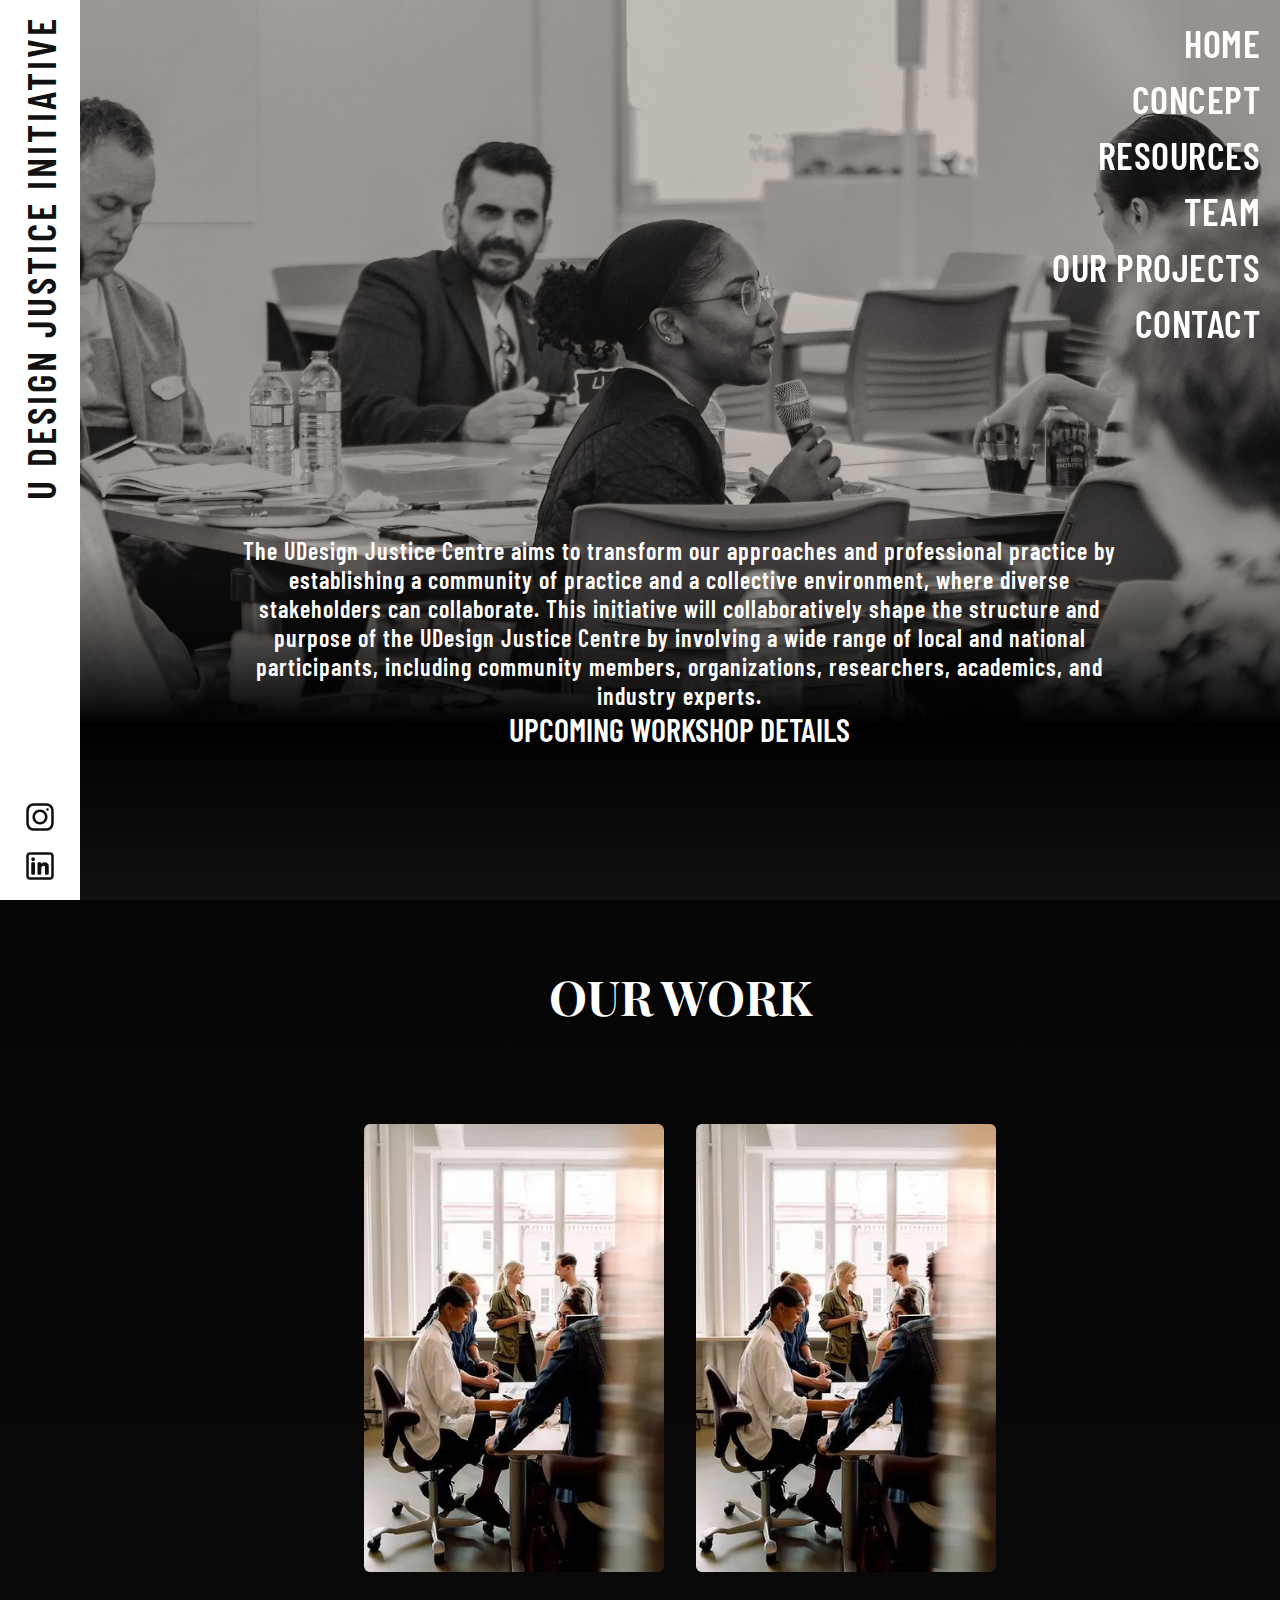
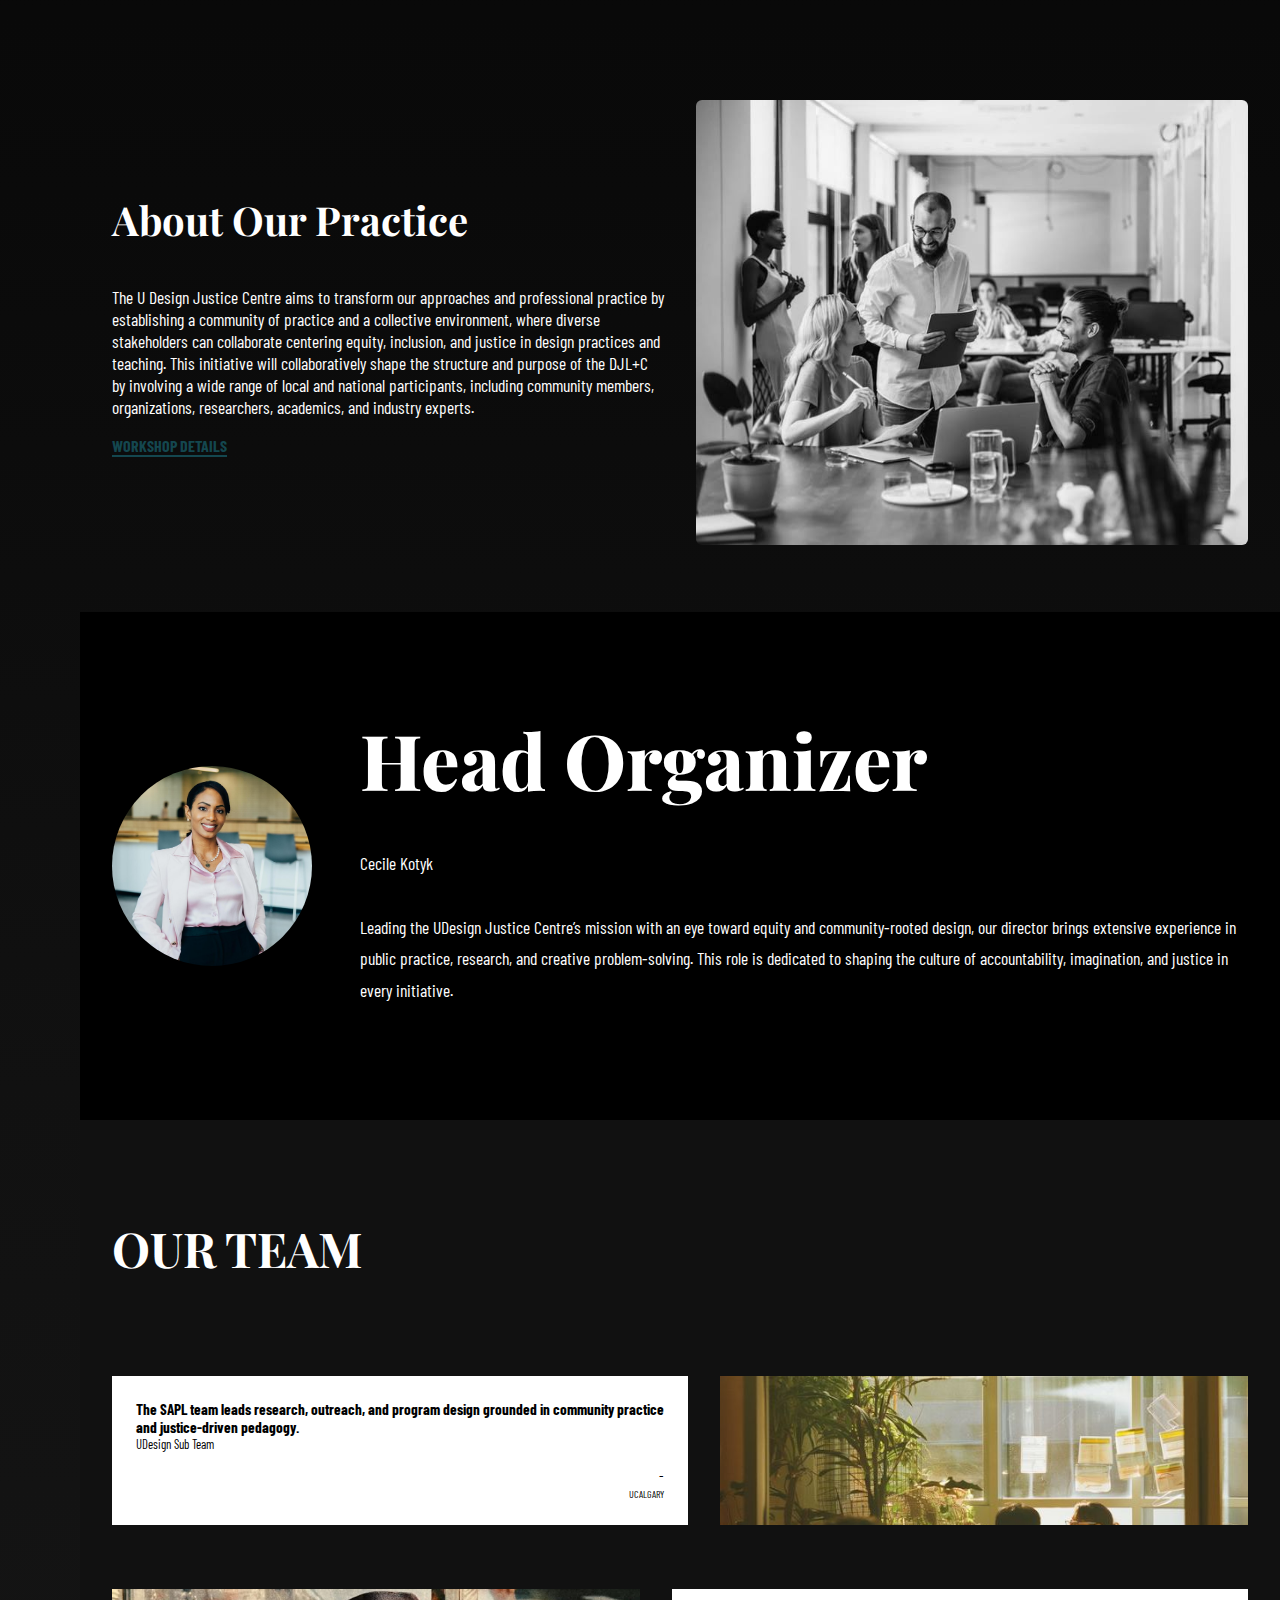
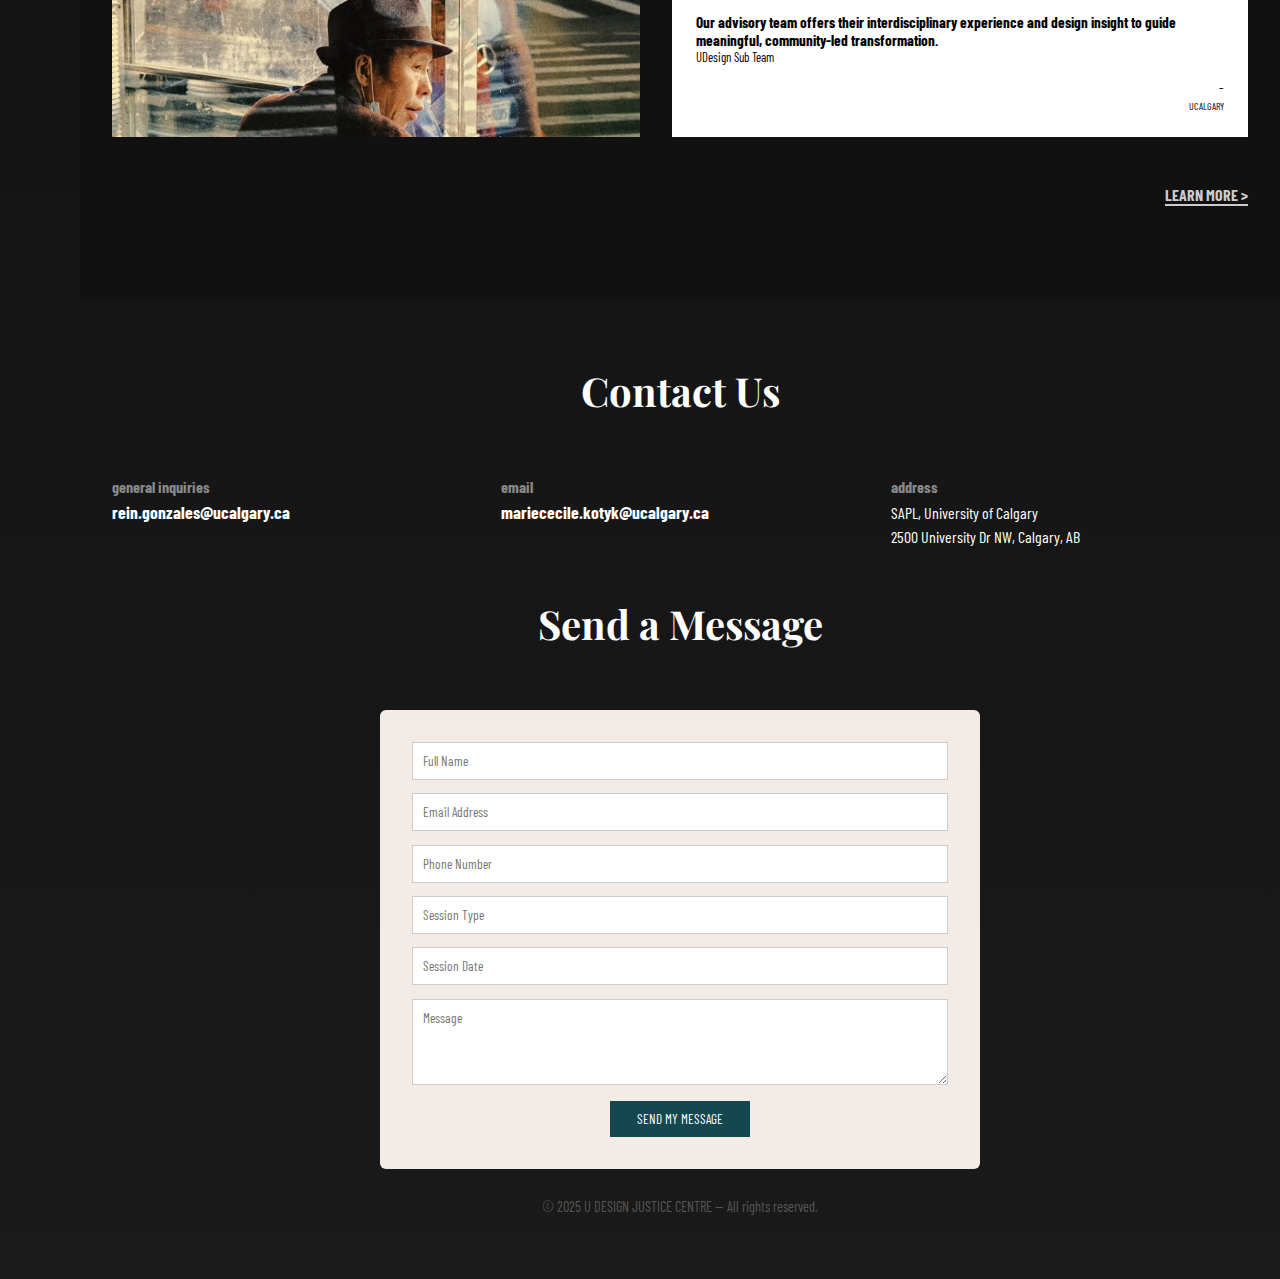
<file: index.html>
<!DOCTYPE html>

<html lang="en">
<head>
<meta charset="utf-8"/>
<meta content="width=device-width, initial-scale=1.0" name="viewport"/>
<title>U DESIGN JUSTICE INITIATIVE</title>
<link href="https://fonts.googleapis.com/css2?family=Barlow+Condensed:wght@400;600&amp;family=Playfair+Display:wght@400;700&amp;family=Great+Vibes&amp;display=swap" rel="stylesheet"/>
<style>
.hero-content {
  position: relative;
  z-index: 2;
  margin-top: 12em;
  text-align: center;
  max-width: 80%;
}

@media (max-width: 768px) {
  .hero-content {
    margin-top: 5em;
    max-width: 90%;
  }

  .hero p, .hero a {
    font-size: 1.2em;
  }

  .right-nav a {
    font-size: 1.2em;
  }

  .highlight-grid img {
    width: 80%;
  }
}

    * { margin: 0; padding: 0; box-sizing: border-box; }
    body {
  font-family: 'Barlow Condensed', sans-serif;
  background: linear-gradient(to bottom, #000 0%, #0a0a0a 40%, #111 60%, #1a1a1a 100%);
  color: #111;
  display: flex;
  flex-direction: column;
}


    .left-column {
      position: fixed;
      left: 0;
      top: 0;
      width: 80px;
      height: 100vh;
      background: white;
      display: flex;
      flex-direction: column;
      justify-content: space-between;
      align-items: center;
      padding: 1em 0;
      z-index: 1000;
    }

    .vertical-text {
      writing-mode: vertical-rl;
      transform: rotate(180deg);
      font-weight: bold;
      font-size: 2.5em;
      letter-spacing: 2px;
    }

    .social-icons {
      display: flex;
      flex-direction: column;
      gap: 1em;
    }

    .social-icons img {
      width: 30px;
      height: 30px;
    }

    .vertical-text {
  writing-mode: vertical-rl;
  transform: rotate(180deg);
  font-size: 2.5em;
  font-weight: 600;
  letter-spacing: 3px;
  font-family: 'Barlow Condensed', Helvetica, Arial, sans-serif;
  margin: 0 auto; /* ensure it's centered inside the column */
}


.right-nav {
  position: fixed;
  right: 20px;
  top: 20px;
  text-align: right;
  z-index: 1001;
}

.right-nav ul {
  list-style: none;
  padding: 0;
  margin: 0;
}

.right-nav li {
  margin-bottom: 10px;
  font-weight: 500;
  font-size: 1.2em;
  letter-spacing: 0.5px;
}

.right-nav a {
  font-size: 2em;
  font-weight: 600;
  text-decoration: none;
  color: #ffffff;
}

.right-nav a:hover {
  color: #d2e8ff;
}

    main {
      margin-left: 80px;
      transition: margin 0.3s ease;
    }

    .hero {
      position: relative;
      height: 100vh;
      background-image: url('images/mainpage.draft1.jpg');
      background-attachment: fixed;
      background-position: center;
      background-repeat: no-repeat;
      background-size: cover;
      display: flex;
      align-items: center;
      justify-content: center;
      flex-direction: column;
      text-align: center;
      color: white;
      animation: fadeIn 1.5s ease;
      transition: opacity 0.2s ease-out;
    }

      .hero::after {
      content: "";
      position: absolute;
      bottom: 0;
      left: 0;
      right: 0;
      height: 350px;
      background: linear-gradient(to bottom, rgba(0, 0, 0, 0) 0%, #000 50%, #111 100%);
      pointer-events: none;
      z-index: 1;
    }



    .hero p {
      font-size: 1.5em;
      margin-top: 8em;
      font-weight: 600;
      letter-spacing: 1px;
      position: relative;
      z-index: 2;
    }

    section {
      padding: 4em 2em;
    }

    .highlight-section {
      color: white;
      text-align: center;
    }

    .highlight-section h2 {
      font-family: 'Playfair Display', serif;
      font-size: 3em;
      margin-bottom: 2em;
      animation: fadeInUp 1s ease forwards;
    }

    .highlight-grid {
      display: flex;
      justify-content: center;
      gap: 2em;
      flex-wrap: wrap;
    }

    .highlight-grid img {
      width: 30%;
      border-radius: 6px;
      transition: transform 0.3s ease;
    }

    .highlight-grid img:hover {
      transform: scale(1.05);
    }

    .about-section {
      display: flex;
      flex-wrap: wrap;
      gap: 2em;
      align-items: center;
    }

    .about-section .text, .about-section .image {
      flex: 1;
      min-width: 280px;
    }

    .about-section h3 {
      font-family: 'Playfair Display', serif;
      font-size: 2.5em;
      margin-bottom: 1em;
      color: #fff;
    }

    .about-section p {
      font-size: 1.1em;
      color: #ffffff;
      margin-bottom: 1em;
    }

    .about-section a {
      font-weight: bold;
      text-decoration: none;
      color: #14474f;
      border-bottom: 2px solid #14474f;
    }

    .about-section a:hover {
      color: #ffffff;
      border-color: #0f393f;
    }

    .about-section img {
      width: 100%;
      border-radius: 6px;
    }

    .contact-section {
      background: transparent;
      text-align: center;
      color: white
    }

    .contact-section h1 {
      font-family: 'Playfair Display', serif;
      font-size: 2.5em;
      margin-bottom: 1.5em;
    }

    .contact-info-block {
      display: flex;
      justify-content: space-between;
      flex-wrap: wrap;
      gap: 2em;
      margin-bottom: 3em;
      text-align: left;
    }

    .contact-info-column {
      flex: 1;
      min-width: 200px;
    }

    .contact-info-column h3 {
      font-size: 1em;
      color: #888;
      margin-bottom: 0.3em;
    }

    .contact-info-column p {
      font-size: 1.1em;
      font-weight: bold;
    }

    .contact-info-column address {
      font-style: normal;
      line-height: 1.5;
    }

    .contact-form {
      max-width: 600px;
      margin: 0 auto;
      background: #f3ece6;
      padding: 2em;
      border-radius: 6px;
    }

    .contact-form input,
    .contact-form textarea {
      width: 100%;
      margin-bottom: 1em;
      padding: 0.75em;
      border: 1px solid #ccc;
      font-family: 'Barlow Condensed', sans-serif;
    }

    .contact-form button {
      padding: 0.75em 2em;
      font-family: 'Barlow Condensed', sans-serif;
      background: #14474f;
      color: white;
      border: none;
      cursor: pointer;
    }

    .contact-form button:hover {
      background: #0f393f;
    }

    .footer {
      padding-top: 2em;
      text-align: center;
      font-size: 0.9em;
      color: #555;
    }

    .hero a {
  color: white !important;
  text-decoration: none;
}

.hero a {
  color: white !important;
  text-decoration: none;
  font-size: 2em; /* adjust as needed */
  font-weight: 600;
}

.hero a:visited {
  color: white !important;
}

.hero a:hover {
  color: #ccc !important;
  text-decoration: underline;
}



    @keyframes fadeInUp {
      from { transform: translateY(40px); opacity: 0; }
      to { transform: translateY(0); opacity: 1; }
    }

    @keyframes fadeIn {
      from { opacity: 0; }
      to { opacity: 1; }
    }

    @media (max-width: 768px) {
      body { flex-direction: column; }
      .left-column { position: static; flex-direction: row; width: 100%; height: auto; }
      .vertical-text { writing-mode: horizontal-tb; transform: none; }
      .social-icons { flex-direction: row; }
      .right-nav {
        position: static;
        width: 100%;
        justify-content: center;
        padding: 1em 0;
      }
      .right-nav ul {
        flex-direction: row;
        flex-wrap: wrap;
        gap: 1em;
        justify-content: center;
      }
      main { margin-left: 0; width: 100%; }
    }
  
/* Responsive image handling */
img {
  max-width: 100%;
  height: auto;
}

/* Responsive grid for highlight section */
.highlight-grid img {
  width: 100%;
  max-width: 300px;
}

/* Hero padding for smaller screens */
@media (max-width: 768px) {
  .hero {
    height: auto;
    padding: 6em 1em 4em;
  }

  .hero-content p, .hero-content a {
    font-size: 1em;
    padding: 0 1em;
  }

  .right-nav {
    right: 10px;
    top: 10px;
  }

  .right-nav a {
    font-size: 1.2em;
  }

  .vertical-text {
    font-size: 1.2em;
  }

  .highlight-section {
    padding-top: 10em;
  }

  .about-section,
  .contact-info-block {
    flex-direction: column;
    align-items: center;
  }

  .contact-form {
    padding: 1em;
  }
}
</style>
</head>
<body>
<div class="left-column">
  <h1 class="vertical-text">U DESIGN JUSTICE INITIATIVE</h1>
  <div class="social-icons">
    <a href="https://www.instagram.com/udesignjusticeinitiative/" target="_blank">
      <img alt="Instagram" src="images/instagram-svgrepo-com.svg"/>
    </a>
    <a href="https://www.linkedin.com/company/udesignjusticeinitiative/" target="_blank">
      <img alt="LinkedIn" src="images/linkedin-svgrepo-com.svg"/>
    </a>
  </div>
</div>

<div class="right-nav">
<ul>
<li><a href="#home">HOME</a></li>
<li><a href="pages/concept.html">CONCEPT</a></li>
<li><a href="pages/resources.html">RESOURCES</a></li>
<li><a href="pages/team.html">TEAM</a></li>
<li><a href="pages/projects.html"> OUR PROJECTS</a></li>
<li><a href="#contacts">CONTACT</a></li>
</ul>
</div>
<main>
<section class="hero" id="hero">
<div class="hero-content">
<p>The UDesign Justice Centre aims to transform our approaches and professional practice by establishing a community of practice and a collective environment, where diverse stakeholders can collaborate. This initiative will collaboratively shape the structure and purpose of the UDesign Justice Centre by involving a wide range of local and national participants, including community members, organizations, researchers, academics, and industry experts.</p>
<a href="pages/learnmore.html">UPCOMING WORKSHOP DETAILS</a>
</div>


</section>
<section class="highlight-section">
<h2>OUR WORK</h2>
<div class="highlight-grid">
<img alt="Art 1" src="images/placeholder2.jpg"/>
<img alt="Art 2" src="images/placeholder2.jpg"/>
</div>
</section>
<section class="about-section">
<div class="text">
<h3>About Our Practice</h3>
<p>
          The U Design Justice Centre aims to transform our approaches and professional practice by establishing a community of practice and a collective environment, where diverse stakeholders can collaborate centering equity, inclusion, and justice in design practices and teaching. This initiative will collaboratively shape the structure and purpose of the DJL+C by involving a wide range of local and national participants, including community members, organizations, researchers, academics, and industry experts.
        </p>
<a href="pages/learnmore.html">WORKSHOP DETAILS</a>
</div>
<div class="image">
<img alt="Team or Mission" src="images/placeholder3.jpg"/>
</div>
</section>
<section class="about-section" style="background:#000; color:white; padding:6em 2em;">
<div style="display: flex; flex-wrap: wrap; align-items: center; justify-content: space-between; gap: 3em; max-width: 1200px; margin: 0 auto;">
<!-- Photo Thumbnail -->
<div style="flex: 0 0 200px; min-width: 200px; height: 200px; border-radius: 50%; overflow: hidden;">
<img alt="Director" src="images/cecile(mainpage).jpg" style="width: 100%; height: 100%; object-fit: cover;"/>
</div>
<!-- Text Content -->
<div style="flex: 1;">
<h1 style="font-size: 6vw; font-weight: 800; font-family: 'Playfair Display', serif; margin-bottom: 0.5em;">Head Organizer</h1>
<p style="font-size: 1.1em; line-height: 1.8; font-family: 'Barlow Condensed', sans-serif;">
    Cecile Kotyk<br/><br/>
    Leading the UDesign Justice Centre’s mission with an eye toward equity and community-rooted design, our director brings extensive experience in public practice, research, and creative problem-solving. This role is dedicated to shaping the culture of accountability, imagination, and justice in every initiative.
  </p>
</div>
</div></section>
<section class="team-section" style="background:#111; color:white; padding:6em 2em;">
<div style="max-width: 1200px; margin: 0 auto;">
<h2 style="font-size: 3em; font-family: 'Playfair Display', serif; margin-bottom: 2em;">OUR TEAM</h2>
<!-- SAPL Team Row (text left, image right) -->
<div style="display: flex; flex-wrap: wrap; align-items: stretch; gap: 2em; margin-bottom: 4em;">
<!-- Text block -->
<div style="flex: 1; min-width: 280px; background: #fff; color: #000; padding: 1.5em;">
<p style="font-weight: bold; font-size: 0.95em;">
          The SAPL team leads research, outreach, and program design grounded in community practice and justice-driven pedagogy.
        </p>
<p style="font-size: 0.8em;">UDesign Sub Team</p>
<p style="font-size: 0.8em; margin-top: 0.5em;"></p>
<p style="font-size: 0.9em; text-align: right; margin-top: 1em;">-<br/><span style="font-size: 0.7em;">UCALGARY</span></p>
</div>
<!-- Image block -->
<div style="flex: 1; min-width: 300px; background-image: url('images/placeholder4.jpg'); background-size: cover; background-position: center;"></div>
</div>
<!-- Advisory Team Row  -->
<div style="display: flex; flex-wrap: wrap; align-items: stretch; gap: 2em;">
<!-- Image block -->
<div style="flex: 1; min-width: 280px; background-image: url('images/placeholder5.jpg'); background-size: cover; background-position: center;"></div>
<!-- Text block -->
<div style="flex: 1; min-width: 280px; background: #fff; color: #000; padding: 1.5em;">
<p style="font-weight: bold; font-size: 0.95em;">
          Our advisory team offers their interdisciplinary experience and design insight to guide meaningful, community-led transformation.
        </p>
<p style="font-size: 0.8em;">UDesign Sub Team</p>
<p style="font-size: 0.8em; margin-top: 0.5em;"></p>
<p style="font-size: 0.9em; text-align: right; margin-top: 1em;">-<br/><span style="font-size: 0.7em;">UCALGARY</span></p>
</div>
</div>
<!-- Learn More -->
<div style="text-align: right; margin-top: 3em;">
<a href="pages/team.html" style="text-decoration: none; font-weight: bold; color: #ccc; border-bottom: 2px solid #ccc; font-family: 'Barlow Condensed', sans-serif;">
        LEARN MORE &gt;
      </a>
</div>
</div>
</section>
<section class="contact-section" id="contacts">
<h1>Contact Us</h1>
<div class="contact-info-block">
<div class="contact-info-column">
<h3>general inquiries</h3>
<p>rein.gonzales@ucalgary.ca</p>
</div>
<div class="contact-info-column">
<h3>email</h3>
<p>mariececile.kotyk@ucalgary.ca</p>
</div>
<div class="contact-info-column">
<h3>address</h3>
<address>
            SAPL, University of Calgary<br/>
            2500 University Dr NW, Calgary, AB
          </address>
</div>
</div>
<h1>Send a Message</h1>
<div class="contact-form">
<input placeholder="Full Name" required="" type="text"/>
<input placeholder="Email Address" required="" type="email"/>
<input placeholder="Phone Number" type="text"/>
<input placeholder="Session Type" type="text"/>
<input placeholder="Session Date" type="text"/>
<textarea placeholder="Message" rows="4"></textarea>
<button type="submit">SEND MY MESSAGE</button>
</div>
<div class="footer">
        © 2025 U DESIGN JUSTICE CENTRE — All rights reserved.
      </div>
</section>
</main>
<script>
    window.addEventListener('scroll', () => {
      const hero = document.getElementById('hero');
      const scrollY = window.scrollY;
      const fadeOutPoint = window.innerHeight / 1.2;
      const opacity = 1 - (scrollY / fadeOutPoint);
      hero.style.opacity = opacity > 0 ? opacity : 0;
    });
  </script>
</body>
</html>
</file>
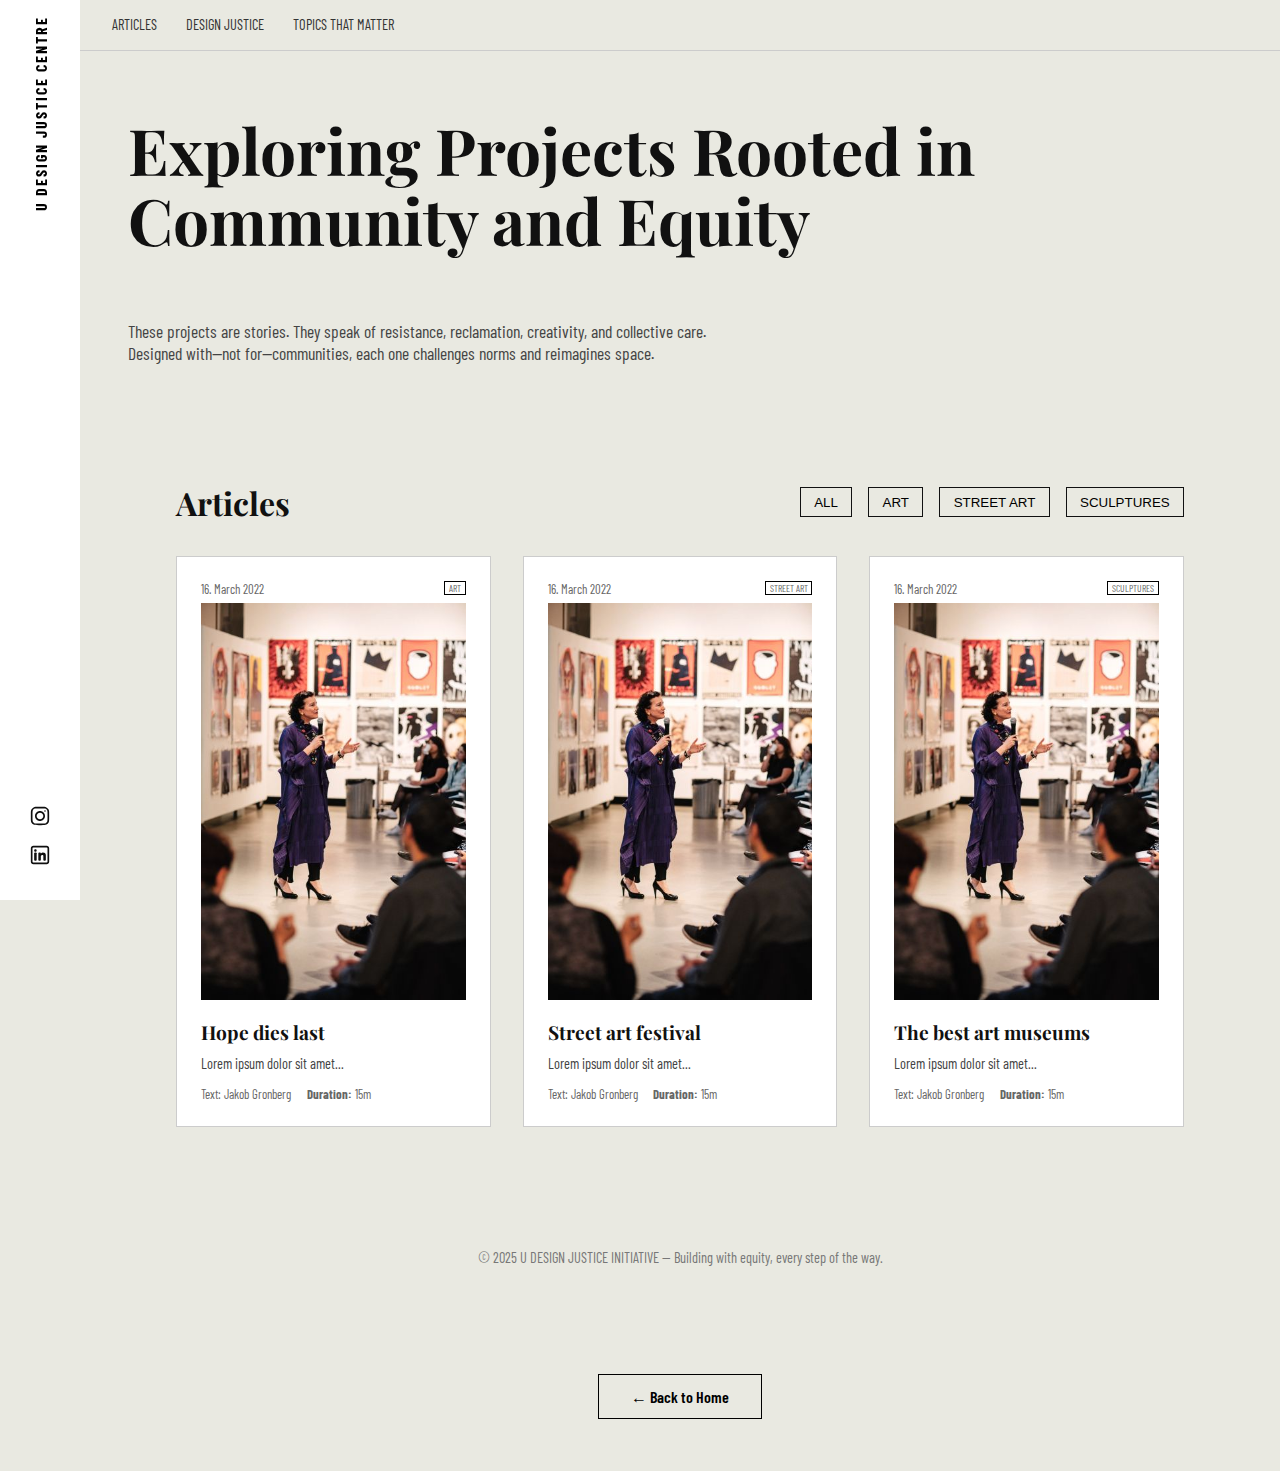
<file: pages/design-justice.html>
<!DOCTYPE html>
<html lang="en">
<head>
  <meta charset="UTF-8" />
  <meta name="viewport" content="width=device-width, initial-scale=1.0" />
  <title>Projects – U DESIGN JUSTICE INITIATIVE</title>
  <link href="https://fonts.googleapis.com/css2?family=Barlow+Condensed:wght@400;600&family=Playfair+Display:wght@400;700&display=swap" rel="stylesheet" />
  <style>
    * {
      margin: 0;
      padding: 0;
      box-sizing: border-box;
    }

    body {
      font-family: 'Barlow Condensed', sans-serif;
      background-color: #e9e9e1;
      color: #111;
      display: flex;
    }

    .left-column {
      width: 80px;
      background: white;
      color: black;
      display: flex;
      flex-direction: column;
      justify-content: space-between;
      align-items: center;
      padding: 1em 0;
      position: fixed;
      top: 0;
      bottom: 0;
      left: 0;
      z-index: 1000;
    }

    .vertical-text {
      writing-mode: vertical-rl;
      transform: rotate(180deg);
      font-weight: bold;
      font-size: 1em;
      letter-spacing: 2px;
      font-family: 'Barlow Condensed', sans-serif;
    }

    .social-icons {
      display: flex;
      flex-direction: column;
      gap: 1em;
      margin-bottom: 1em;
    }

    .social-icons img {
      width: 20px;
      height: 20px;
      filter: grayscale(100%);
    }

    main {
      margin-left: 80px;
      width: calc(100% - 80px);
    }

    .sticky-nav {
      position: sticky;
      top: 0;
      background: #e9e9e1;
      padding: 1em 2em;
      z-index: 900;
      border-bottom: 1px solid #ccc;
    }

    .nav-links {
      display: flex;
      gap: 2em;
      font-size: 0.9em;
      text-transform: uppercase;
    }

    .nav-links a {
      text-decoration: none;
      color: #333;
      border-bottom: 1px solid transparent;
      transition: border-bottom 0.2s ease;
    }

    .nav-links a:hover {
      border-bottom: 1px solid #333;
    }

    .content {
      padding: 4em 3em;
    }

    .headline {
      font-family: 'Playfair Display', serif;
      font-size: 4em;
      line-height: 1.1;
      max-width: 900px;
      margin-bottom: 1em;
    }

    .intro {
      font-size: 1.1em;
      max-width: 600px;
      margin-bottom: 3em;
      color: #444;
    }

    .project {
      margin-bottom: 6em;
    }

    .project-header {
      display: flex;
      justify-content: space-between;
      flex-wrap: wrap;
      font-size: 0.9em;
      color: #666;
      margin-bottom: 1em;
    }

    .project h2 {
      font-family: 'Playfair Display', serif;
      font-size: 2.2em;
      margin-bottom: 0.5em;
    }

    .project-grid {
      display: grid;
      grid-template-columns: 1fr 2fr;
      gap: 2em;
    }

    .project img {
      width: 100%;
      border-radius: 6px;
      object-fit: cover;
    }

    .project-content {
      column-count: 2;
      column-gap: 2em;
      font-size: 1em;
      line-height: 1.8;
      color: #111;
    }

    .footer {
      text-align: center;
      padding: 4em 0;
      font-size: 0.9em;
      color: #777;
    }

    .filter-btn {
      border: 1px solid #111;
      background: transparent;
      padding: 0.5em 1em;
      cursor: pointer;
      transition: all 0.3s ease;
    }

    .filter-btn:hover {
      background: #111;
      color: #fff;
    }

    @media (max-width: 900px) {
      .project-grid {
        grid-template-columns: 1fr;
      }

      .project-content {
        column-count: 1;
      }

      .headline {
        font-size: 2.5em;
      }
    }
  </style>
</head>
<body>

  <div class="left-column">
    <div class="vertical-text">U DESIGN JUSTICE CENTRE</div>
    <div class="social-icons">
      <a href="https://instagram.com" target="_blank">
        <img src="../images/instagram-svgrepo-com.svg" alt="Instagram" />
      </a>
      <a href="https://linkedin.com" target="_blank">
        <img src="../images/linkedin-svgrepo-com.svg" alt="LinkedIn" />
      </a>
    </div>
  </div>

  <main>
    <div class="sticky-nav">
      <div class="nav-links">
        <a href="#">Articles</a>
        <a href="#">Design Justice</a>
        <a href="#">Topics That Matter</a>
      </div>
    </div>

    <div class="content">
      <h1 class="headline">Exploring Projects Rooted in Community and Equity</h1>
      <p class="intro">
        These projects are stories. They speak of resistance, reclamation, creativity, and collective care. Designed with—not for—communities, each one challenges norms and reimagines space.
      </p>

     

      <!-- Category Grid Section -->
      <section id="category-section" style="padding: 4em 3em;">
        <div style="display: flex; justify-content: space-between; align-items: center; margin-bottom: 2em;">
          <h2 style="font-family: 'Playfair Display', serif; font-size: 2em;">Articles</h2>
          <div id="filter-buttons" style="display: flex; gap: 1em;">
            <button class="filter-btn" data-filter="all">ALL</button>
            <button class="filter-btn" data-filter="art">ART</button>
            <button class="filter-btn" data-filter="street-art">STREET ART</button>
            <button class="filter-btn" data-filter="sculptures">SCULPTURES</button>
          </div>
        </div>

        <div id="card-grid" style="display: grid; grid-template-columns: repeat(auto-fit, minmax(300px, 1fr)); gap: 2em;">
          <div class="card" data-category="art" style="border: 1px solid #ccc; padding: 1.5em; background: #fff;">
            <p style="font-size: 0.8em; color: #666; margin-bottom: 0.5em;">16. March 2022 <span style="float: right; border: 1px solid #000; padding: 0 0.4em; font-size: 0.75em;">ART</span></p>
            <img src="../images/placeholder1.jpg" alt="Hope dies last" style="width: 100%; object-fit: cover; margin-bottom: 1em;" />
            <h3 style="font-family: 'Playfair Display', serif; font-size: 1.2em; margin-bottom: 0.5em;">Hope dies last</h3>
            <p style="font-size: 0.9em; color: #444; margin-bottom: 1em;">Lorem ipsum dolor sit amet...</p>
            <p style="font-size: 0.8em; color: #666;">Text: Jakob Gronberg <strong style="margin-left: 1em;">Duration:</strong> 15m</p>
          </div>

          <div class="card" data-category="street-art" style="border: 1px solid #ccc; padding: 1.5em; background: #fff;">
            <p style="font-size: 0.8em; color: #666; margin-bottom: 0.5em;">16. March 2022 <span style="float: right; border: 1px solid #000; padding: 0 0.4em; font-size: 0.75em;">STREET ART</span></p>
            <img src="../images/placeholder1.jpg" alt="Street art festival" style="width: 100%; object-fit: cover; margin-bottom: 1em;" />
            <h3 style="font-family: 'Playfair Display', serif; font-size: 1.2em; margin-bottom: 0.5em;">Street art festival</h3>
            <p style="font-size: 0.9em; color: #444; margin-bottom: 1em;">Lorem ipsum dolor sit amet...</p>
            <p style="font-size: 0.8em; color: #666;">Text: Jakob Gronberg <strong style="margin-left: 1em;">Duration:</strong> 15m</p>
          </div>

          <div class="card" data-category="sculptures" style="border: 1px solid #ccc; padding: 1.5em; background: #fff;">
            <p style="font-size: 0.8em; color: #666; margin-bottom: 0.5em;">16. March 2022 <span style="float: right; border: 1px solid #000; padding: 0 0.4em; font-size: 0.75em;">SCULPTURES</span></p>
            <img src="../images/placeholder1.jpg" alt="The best art museums" style="width: 100%; object-fit: cover; margin-bottom: 1em;" />
            <h3 style="font-family: 'Playfair Display', serif; font-size: 1.2em; margin-bottom: 0.5em;">The best art museums</h3>
            <p style="font-size: 0.9em; color: #444; margin-bottom: 1em;">Lorem ipsum dolor sit amet...</p>
            <p style="font-size: 0.8em; color: #666;">Text: Jakob Gronberg <strong style="margin-left: 1em;">Duration:</strong> 15m</p>
          </div>
        </div>
      </section>

      <div class="footer">
        © 2025 U DESIGN JUSTICE INITIATIVE — Building with equity, every step of the way.
      </div>

      <div style="text-align: center; margin-top: 4em;">
        <a href="../index.html" style="
          text-decoration: none;
          border: 1px solid black;
          padding: 0.75em 2em;
          color: black;
          font-weight: 600;
          transition: all 0.3s ease;
        " onmouseover="this.style.background='black'; this.style.color='white';"
           onmouseout="this.style.background='transparent'; this.style.color='black';">
          ← Back to Home
        </a>
      </div>
    </div>
  </main>

  <script>
    const filterButtons = document.querySelectorAll(".filter-btn");
    const cards = document.querySelectorAll(".card");

    filterButtons.forEach(button => {
      button.addEventListener("click", () => {
        const filter = button.getAttribute("data-filter");

        cards.forEach(card => {
          const category = card.getAttribute("data-category");
          card.style.display = (filter === "all" || category === filter) ? "block" : "none";
        });

        filterButtons.forEach(btn => {
          btn.style.background = "transparent";
          btn.style.color = "#111";
        });

        button.style.background = "#111";
        button.style.color = "#fff";
      });
    });
  </script>
</body>
</html>
</file>
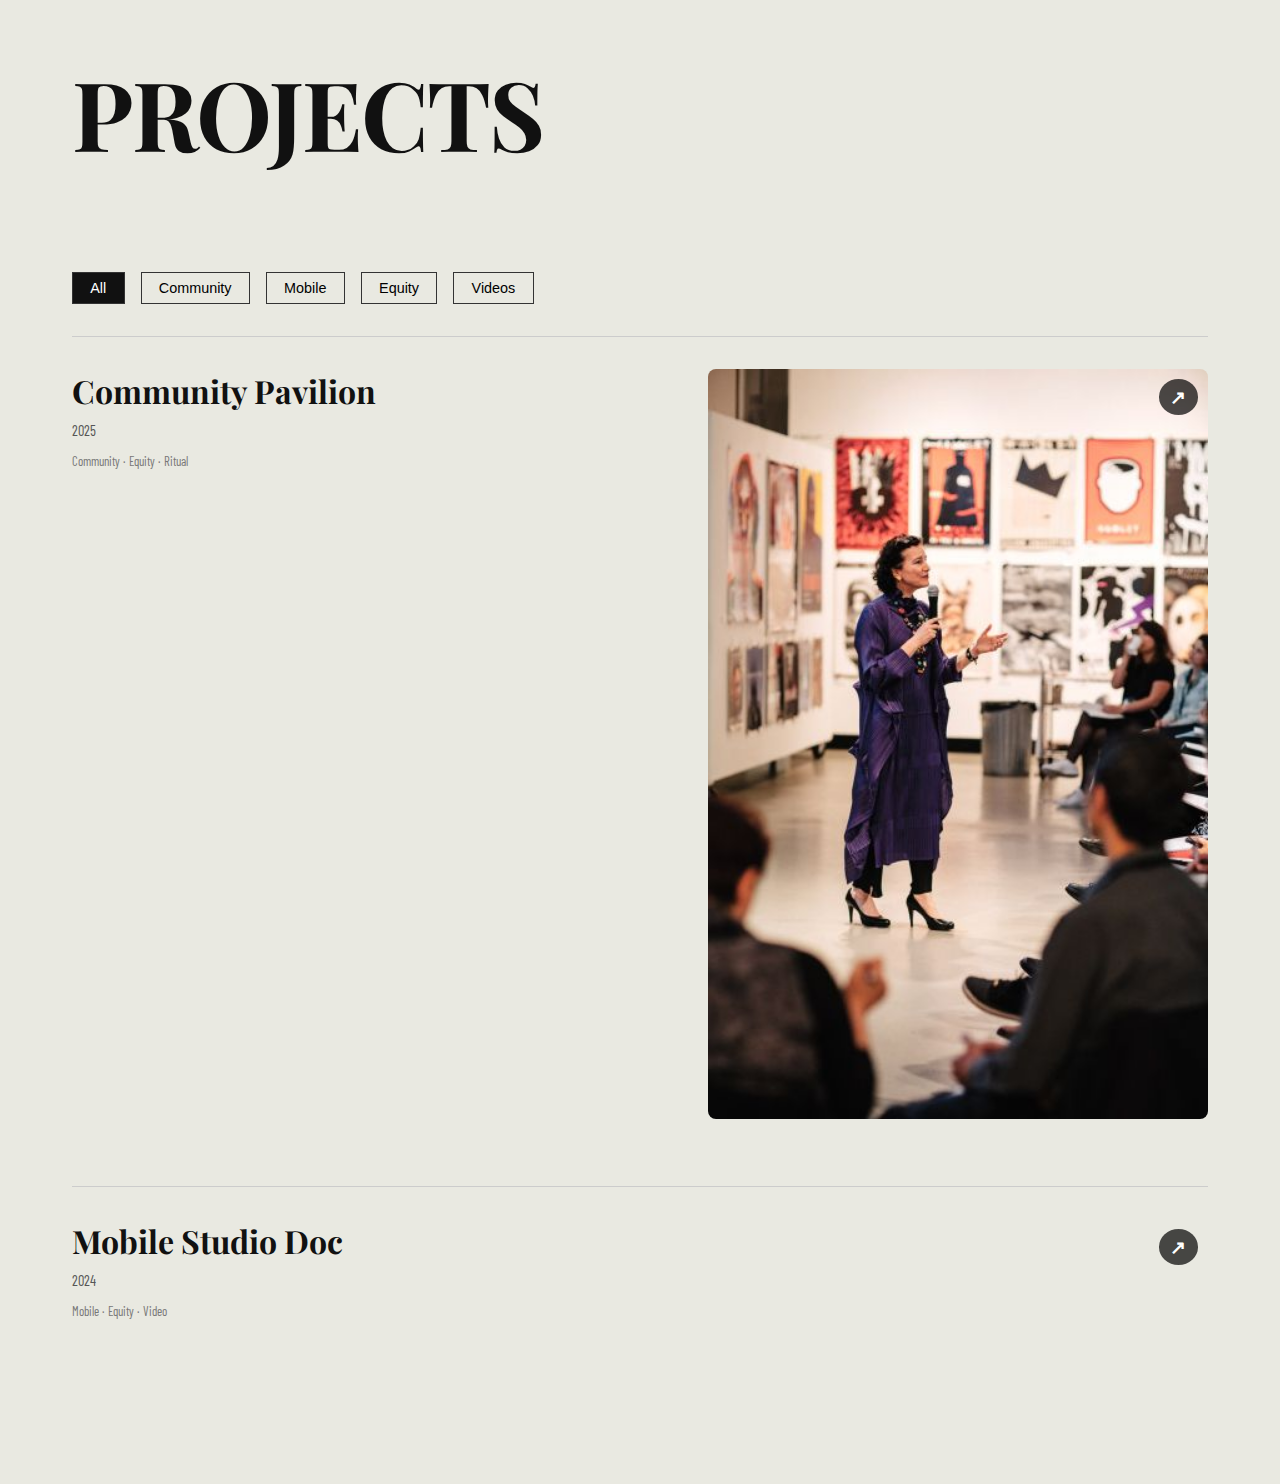
<file: pages/resources.html>
<!DOCTYPE html>
<html lang="en">
<head>
  <meta charset="UTF-8" />
  <meta name="viewport" content="width=device-width, initial-scale=1.0"/>
  <title>Projects – U DESIGN JUSTICE INITIATIVE</title>
  <link href="https://fonts.googleapis.com/css2?family=Barlow+Condensed:wght@400;600&family=Playfair+Display:wght@400;700&display=swap" rel="stylesheet" />
  <style>
    * {
      margin: 0;
      padding: 0;
      box-sizing: border-box;
    }

    body {
      font-family: 'Barlow Condensed', sans-serif;
      background-color: #e9e9e1;
      color: #111;
    }

    .container {
      max-width: 1200px;
      margin: 0 auto;
      padding: 3em 2em;
    }

    header h1 {
      font-family: 'Playfair Display', serif;
      font-size: 6em;
      letter-spacing: -2px;
      text-transform: uppercase;
      margin-bottom: 1em;
    }

    .filters {
      display: flex;
      gap: 1em;
      margin-bottom: 2em;
      flex-wrap: wrap;
    }

    .filter-btn {
      padding: 0.5em 1.2em;
      background: transparent;
      border: 1px solid #333;
      cursor: pointer;
      font-size: 0.9em;
      transition: background 0.2s;
    }

    .filter-btn:hover, .filter-btn.active {
      background: #111;
      color: #fff;
    }

    .project {
      display: flex;
      flex-direction: row;
      justify-content: space-between;
      gap: 2em;
      margin-bottom: 4em;
      border-top: 1px solid #ccc;
      padding-top: 2em;
      flex-wrap: wrap;
    }

    .project-text {
      flex: 1 1 300px;
    }

    .project-text h2 {
      font-size: 2em;
      font-family: 'Playfair Display', serif;
      margin-bottom: 0.3em;
    }

    .project-text .meta {
      font-size: 0.9em;
      color: #555;
      margin-bottom: 1em;
    }

    .project-text .tags {
      font-size: 0.8em;
      color: #777;
    }

    .project-media {
      position: relative;
      flex: 1 1 300px;
      max-width: 500px;
    }

    .project-media img, .project-media iframe {
      width: 100%;
      height: auto;
      border-radius: 8px;
      object-fit: cover;
      transition: transform 0.3s ease;
    }

    .project-media:hover img {
      transform: scale(1.02);
    }

    .project-media .overlay-icon {
      position: absolute;
      top: 10px;
      right: 10px;
      background: rgba(0, 0, 0, 0.7);
      color: white;
      font-size: 1.2em;
      padding: 0.3em 0.6em;
      border-radius: 50%;
      font-weight: bold;
    }

    @media (max-width: 768px) {
      header h1 {
        font-size: 3.5em;
        text-align: center;
      }

      .filters {
        justify-content: center;
      }

      .project {
        flex-direction: column;
        align-items: center;
        text-align: center;
      }

      .project-text, .project-media {
        flex: 1 1 100%;
        max-width: 100%;
      }

      .project-text h2 {
        font-size: 1.5em;
      }
    }
  </style>
</head>
<body>
  <div class="container">
    <header>
      <h1>PROJECTS</h1>
    </header>

    <div class="filters">
      <button class="filter-btn active" onclick="filterProjects('all')">All</button>
      <button class="filter-btn" onclick="filterProjects('community')">Community</button>
      <button class="filter-btn" onclick="filterProjects('mobile')">Mobile</button>
      <button class="filter-btn" onclick="filterProjects('equity')">Equity</button>
      <button class="filter-btn" onclick="filterProjects('video')">Videos</button>
    </div>

    <div class="project" data-tags="community equity">
      <div class="project-text">
        <h2>Community Pavilion</h2>
        <div class="meta">2025</div>
        <div class="tags">Community · Equity · Ritual</div>
      </div>
      <div class="project-media">
        <img src="../images/placeholder1.jpg" alt="Community Pavilion">
        <div class="overlay-icon">↗</div>
      </div>
    </div>

    <div class="project" data-tags="mobile equity video">
      <div class="project-text">
        <h2>Mobile Studio Doc</h2>
        <div class="meta">2024</div>
        <div class="tags">Mobile · Equity · Video</div>
      </div>
      <div class="project-media">
        <iframe src="https://www.youtube.com/embed/dQw4w9WgXcQ" frameborder="0" allowfullscreen></iframe>
        <div class="overlay-icon">↗</div>
      </div>
    </div>
  </div>

  <script>
    function filterProjects(tag) {
      const projects = document.querySelectorAll('.project');
      const buttons = document.querySelectorAll('.filter-btn');

      buttons.forEach(btn => btn.classList.remove('active'));
      event.target.classList.add('active');

      projects.forEach(proj => {
        const tags = proj.getAttribute('data-tags');
        if (tag === 'all' || tags.includes(tag)) {
          proj.style.display = 'flex';
        } else {
          proj.style.display = 'none';
        }
      });
    }
  </script>
</body>
</html>
</file>
